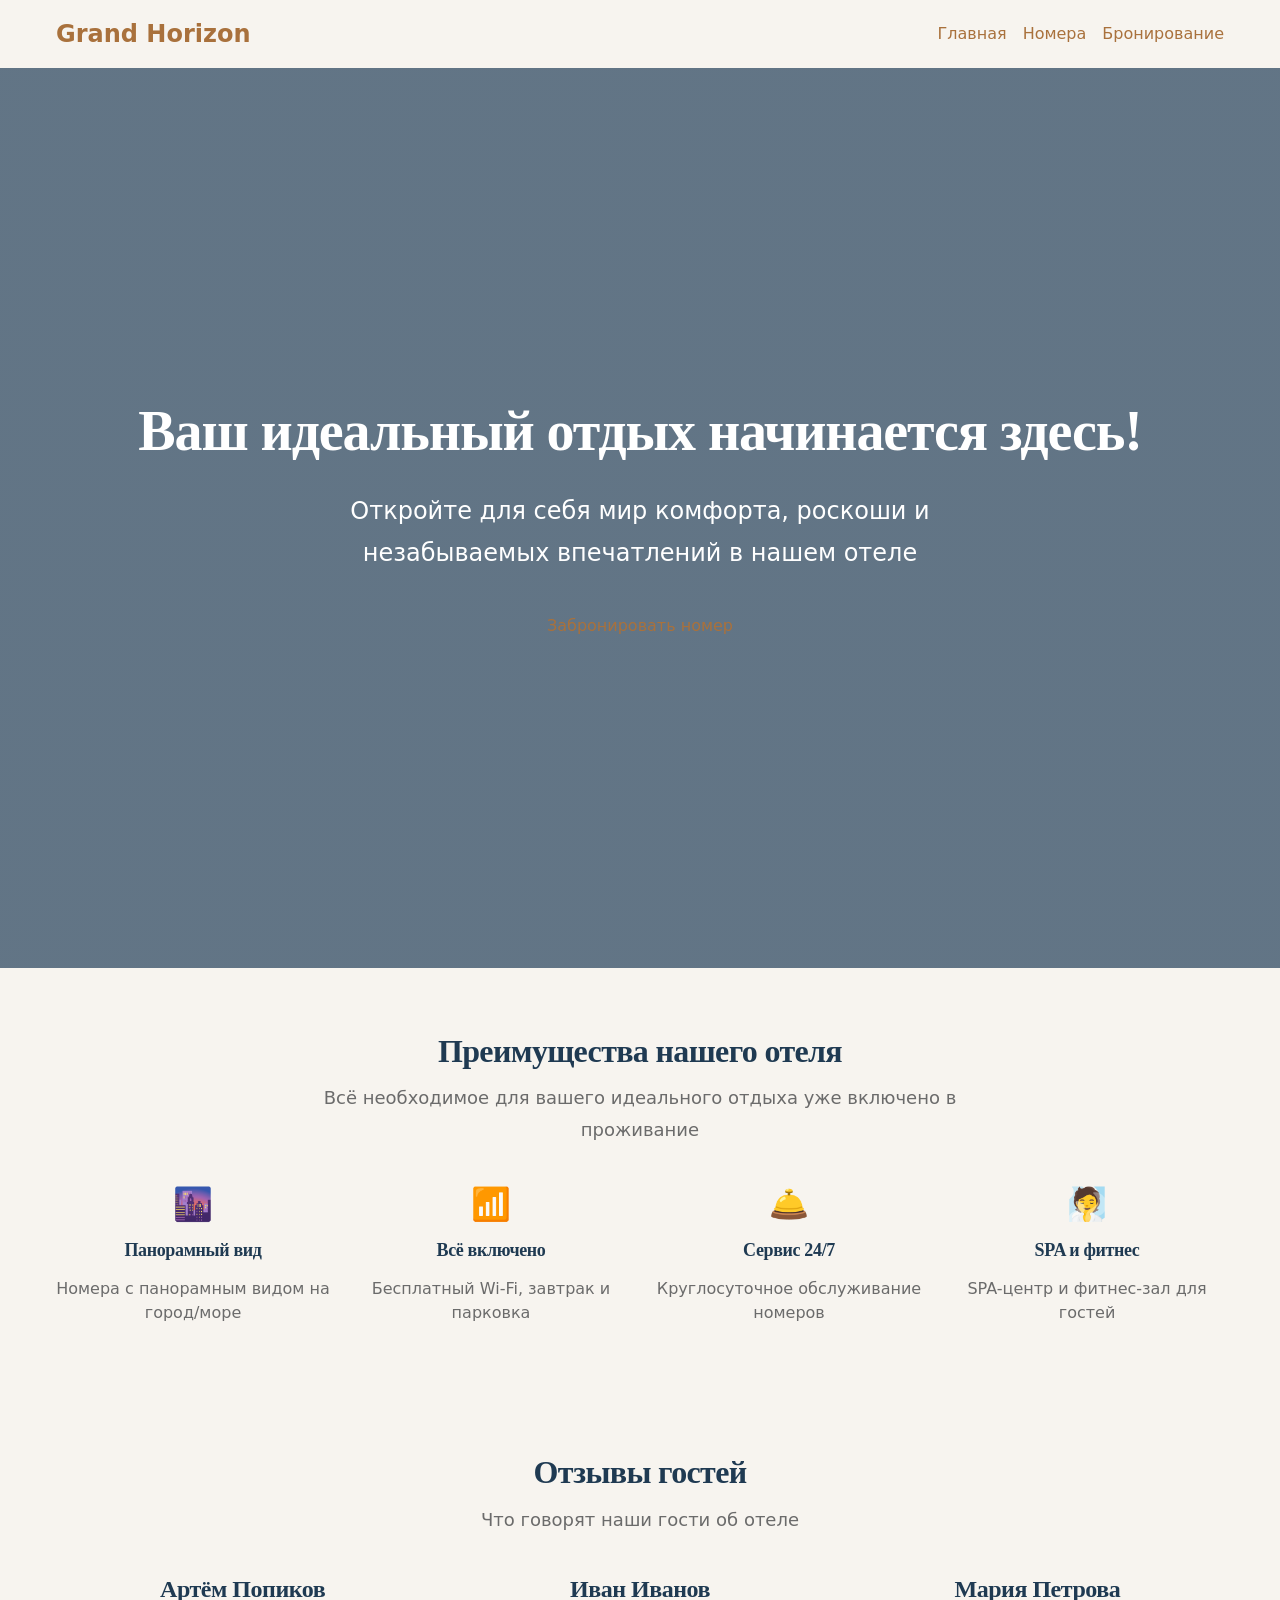
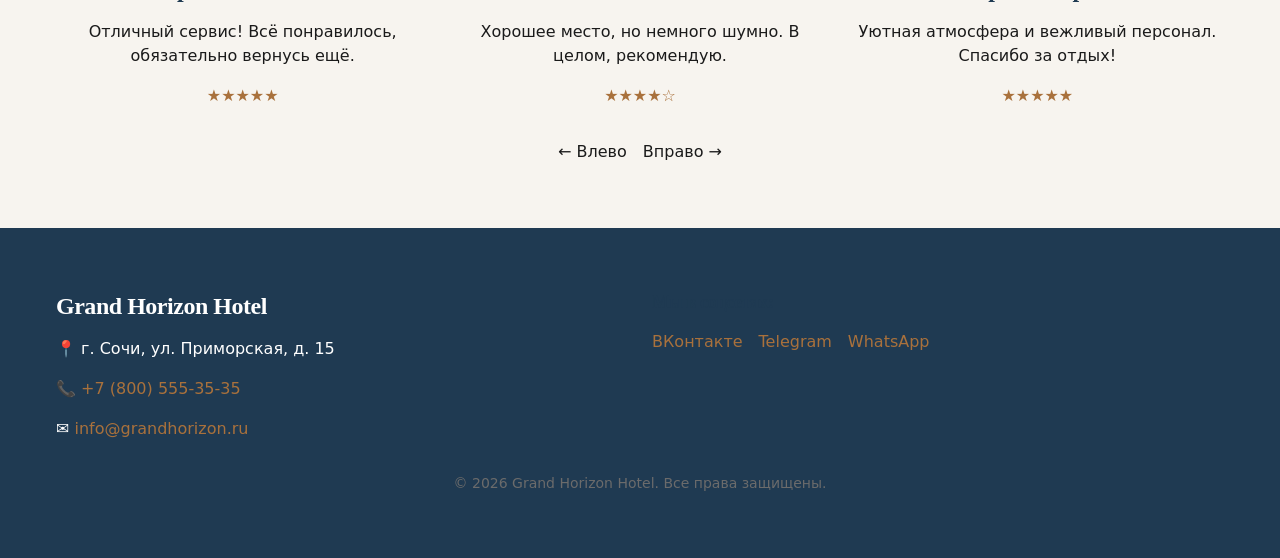
<file: index.html>
<!DOCTYPE html>
<html lang="ru">
<head>
   <meta charset="UTF-8">
    <meta name="viewport" content="width=device-width, initial-scale=1.0">
    <title>Главная страница</title>
    <link rel="stylesheet" href="css/reset.css">
    <link rel="stylesheet" href="css/main.css">
    <link rel="stylesheet" href="css/variables.css">
</head>
<body>
    <header class="section--soft">
        <div class="container flex-between" style="padding-block: var(--space-4);">
            <a href="index.html" style="font-weight: var(--fw-bold); font-size: var(--fs-lg);">Grand Horizon</a>
            <nav class="flex gap-4">
                <a href="index.html">Главная</a>
                <a href="rooms.html">Номера</a>
                <a href="booking.html" class="text-primary">Бронирование</a>
            </nav>
        </div>
    </header>
    <section class="hero section section--dark" style="
        background: linear-gradient(rgba(31, 58, 82, 0.7), rgba(31, 58, 82, 0.7)), 
                    url('https://images.unsplash.com/photo-1566073771259-6a8506099945?w=1920') center/cover no-repeat;
        min-height: 100vh;
        display: flex;
        align-items: center;
    ">
        <div class="container">
            <div class="flex flex-col flex-center text-center">
                <h1 style="font-size: var(--fs-3xl); color: var(--color-text-inverse); margin-bottom: var(--space-5);">
                    Ваш идеальный отдых начинается здесь!
                </h1>
                <p class="lead" style="font-size: var(--fs-lg); color: var(--color-text-inverse); margin-bottom: var(--space-7); max-width: 700px;">
                    Откройте для себя мир комфорта, роскоши и незабываемых впечатлений в нашем отеле
                </p>
                <a href="booking.html" class="btn btn-primary btn-large">Забронировать номер</a>
            </div>
        </div>
    </section>

<section class="section section--soft" id="advantages">
  <div class="container">

    <!-- Заголовок секции -->
    <div class="section-header">
      <h2 class="section-header__title">Преимущества нашего отеля</h2>
      <p class="section-header__subtitle">
        Всё необходимое для вашего идеального отдыха уже включено в проживание
      </p>
    </div>

    <!-- Сетка преимуществ (auto-fit автоматически адаптирует колонки) -->
    <div class="grid-auto">

      <!-- 1. Панорамный вид -->
      <div class="flex flex-col text-center gap-4">
        <h2 class="text-primary mb-0">🌆</h2>
        <h4 class="mb-0">Панорамный вид</h4>
        <p class="text-muted mb-0">Номера с панорамным видом на город/море</p>
      </div>

      <!-- 2. Wi-Fi, завтрак, парковка -->
      <div class="flex flex-col text-center gap-4">
        <h2 class="text-primary mb-0">📶</h2>
        <h4 class="mb-0">Всё включено</h4>
        <p class="text-muted mb-0">Бесплатный Wi-Fi, завтрак и парковка</p>
      </div>

      <!-- 3. Круглосуточное обслуживание -->
      <div class="flex flex-col text-center gap-4">
        <h2 class="text-primary mb-0">🛎️</h2>
        <h4 class="mb-0">Сервис 24/7</h4>
        <p class="text-muted mb-0">Круглосуточное обслуживание номеров</p>
      </div>

      <!-- 4. SPA и фитнес -->
      <div class="flex flex-col text-center gap-4">
        <h2 class="text-primary mb-0">🧖</h2>
        <h4 class="mb-0">SPA и фитнес</h4>
        <p class="text-muted mb-0">SPA-центр и фитнес-зал для гостей</p>
      </div>

    </div>
  </div>
</section>

    <section class="section section--soft">
        <div class="container">

            <div class="section-header">
                <h2 class="section-header__title">Отзывы гостей</h2>
                <p class="section-header__subtitle">Что говорят наши гости об отеле</p>
            </div>

            <div class="grid-auto">

                <!-- Карточка 1 -->
                <div class="review-card active">
                    <h3 class="text-center">Артём Попиков</h3>
                    <p class="text-center">Отличный сервис! Всё понравилось, обязательно вернусь ещё.</p>
                    <div class="text-center text-primary fs-md">★★★★★</div>
                </div>

                <!-- Карточка 2 -->
                <div class="review-card">
                    <h3 class="text-center">Иван Иванов</h3>
                    <p class="text-center">Хорошее место, но немного шумно. В целом, рекомендую.</p>
                    <div class="text-center text-primary fs-md">★★★★☆</div>
                </div>

                <!-- Карточка 3 -->
                <div class="review-card">
                    <h3 class="text-center">Мария Петрова</h3>
                    <p class="text-center">Уютная атмосфера и вежливый персонал. Спасибо за отдых!</p>
                    <div class="text-center text-primary fs-md">★★★★★</div>
                </div>

            </div>

            <div class="flex flex-center gap-4 mt-6">
                <button id="prevBtn">← Влево</button>
                <button id="nextBtn">Вправо →</button>
            </div>

        </div>
    </section>
<footer class="section section--dark">
    <div class="container">
        <!-- Сетка для двух колонок (адаптивная) -->
        <div class="grid-auto">
            
            <!-- Блок с информацией -->
            <div class="flex flex-col">
                <h3>Grand Horizon Hotel</h3>
                <p>📍 г. Сочи, ул. Приморская, д. 15</p>
                <p>📞 <a href="tel:+78005553535">+7 (800) 555-35-35</a></p>
                <p>✉️ <a href="mailto:info@grandhorizon.ru">info@grandhorizon.ru</a></p>
            </div>

            <!-- Блок с соцсетями -->
            <div class="flex flex-col">
                <h4>Мы в соцсетях:</h4>
                <div class="flex flex-wrap gap-4">
                    <a href="#">ВКонтакте</a>
                    <a href="#">Telegram</a>
                    <a href="#">WhatsApp</a>
                </div>
            </div>

        </div>

        <!-- Копирайт -->
        <div class="mt-6 text-center text-sm">
            <p>&copy; 2026 Grand Horizon Hotel. Все права защищены.</p>
        </div>
    </div>
</footer>
    <!-- Подключаем JS файл -->
    <script src="js/slider.js"></script>
</body>
</html>
</file>
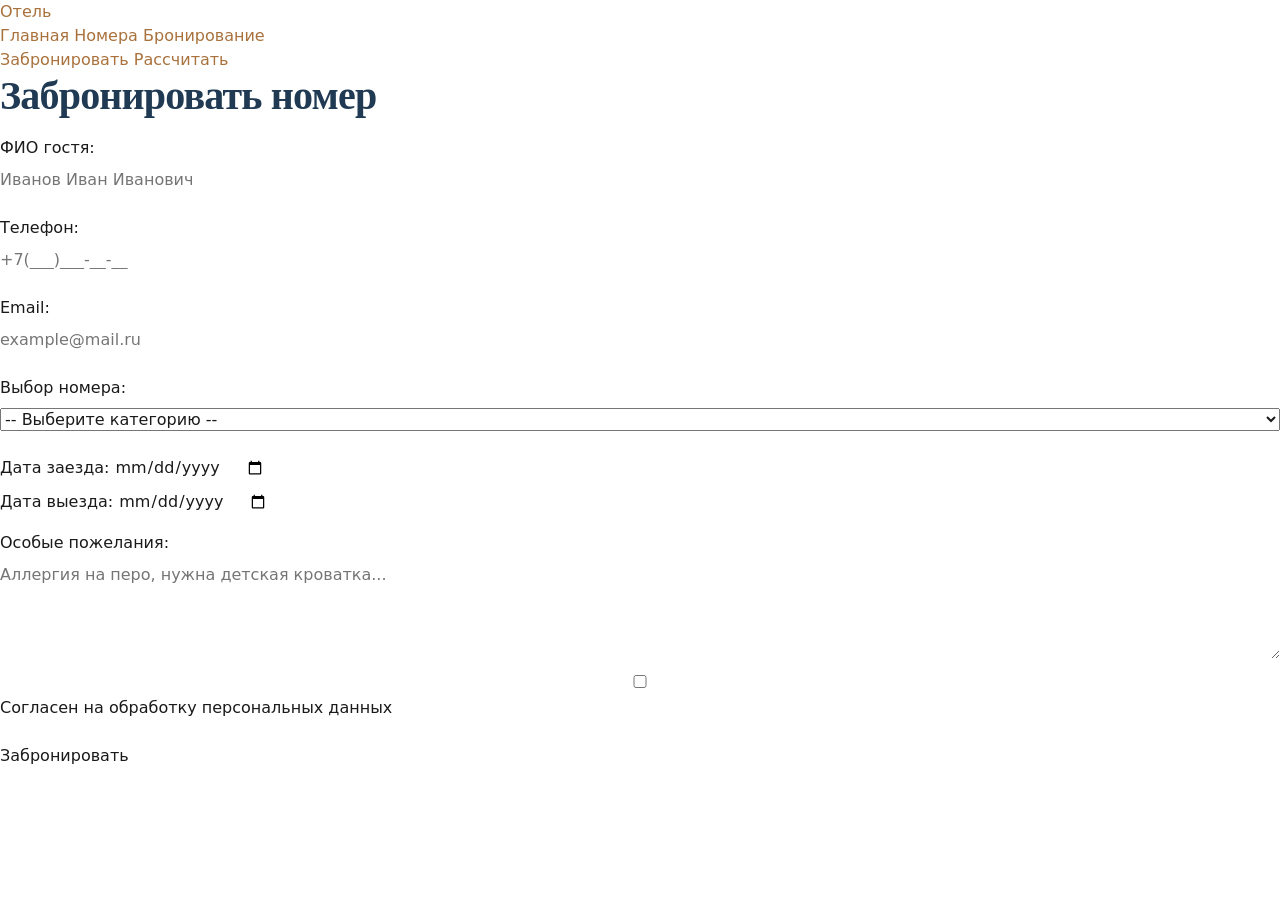
<file: booking.html>
<!DOCTYPE html>
<html lang="ru">
<head>
    <meta charset="UTF-8">
    <meta name="viewport" content="width=device-width, initial-scale=1.0">
    <title>Бронирование - Grand Horizon Hotel</title>
    <!-- Подключи свои стили -->
    <link rel="stylesheet" href="css/reset.css">
    <link rel="stylesheet" href="css/variables.css">
    <link rel="stylesheet" href="css/main.css">
    <link rel="stylesheet" href="css/components/forms.css"> <!-- Если есть общие стили форм -->
</head>
<body>
    <header>
  <!-- Логотип -->
  <a href="index.html">Отель</a>

  <!-- Меню -->
  <nav>
    <a href="index.html">Главная</a>
    <a href="rooms.html">Номера</a>
    <a href="booking.html">Бронирование</a>
  </nav>

  <!-- Кнопки -->
  <div>
    <a href="booking.html" class="btn btn-primary">Забронировать</a>
    <a href="#" class="btn btn-secondary">Рассчитать</a>
  </div>
</header>
    <header>
        <!-- Тут будет шапка сайта (общая для всех страниц) -->
    </header>

    <main class="booking-container">
        <h1>Забронировать номер</h1>
        
        <form id="booking-form" novalidate>
            <!-- Поле ФИО -->
            <div class="form-group">
                <label for="fullname">ФИО гостя:</label>
                <input type="text" id="fullname" name="fullname" placeholder="Иванов Иван Иванович" required>
                <span class="error-message"></span>
            </div>

            <!-- Поле Телефон -->
            <div class="form-group">
                <label for="phone">Телефон:</label>
                <input type="tel" id="phone" name="phone" placeholder="+7(___)___-__-__" required>
                <span class="error-message"></span>
            </div>

            <!-- Поле Email -->
            <div class="form-group">
                <label for="email">Email:</label>
                <input type="email" id="email" name="email" placeholder="example@mail.ru" required>
                <span class="error-message"></span>
            </div>

            <!-- Выбор номера -->
            <div class="form-group">
                <label for="room-type">Выбор номера:</label>
                <select id="room-type" name="room-type" required>
                    <option value="">-- Выберите категорию --</option>
                    <option value="standard">Стандарт</option>
                    <option value="comfort">Комфорт</option>
                    <option value="lux">Люкс</option>
                </select>
                <span class="error-message"></span>
            </div>

            <!-- Даты -->
            <div class="form-group dates-group">
                <div>
                    <label for="check-in">Дата заезда:</label>
                    <input type="date" id="check-in" name="check-in" required>
                    <span class="error-message"></span>
                </div>
                <div>
                    <label for="check-out">Дата выезда:</label>
                    <input type="date" id="check-out" name="check-out" required>
                    <span class="error-message"></span>
                </div>
            </div>

            <!-- Пожелания -->
            <div class="form-group">
                <label for="wishes">Особые пожелания:</label>
                <textarea id="wishes" name="wishes" rows="4" placeholder="Аллергия на перо, нужна детская кроватка..."></textarea>
            </div>

            <!-- Чекбокс согласия -->
            <div class="form-group checkbox-group">
                <input type="checkbox" id="agreement" name="agreement" required>
                <label for="agreement">Согласен на обработку персональных данных</label>
                <span class="error-message"></span>
            </div>

            <button type="submit" class="btn-submit">Забронировать</button>
        </form>
    </main>

    <footer>
        <!-- Подвал -->
    </footer>

    <!-- Подключение скриптов -->
    <script src="js/validation.js"></script>
</body>
</html>
</file>
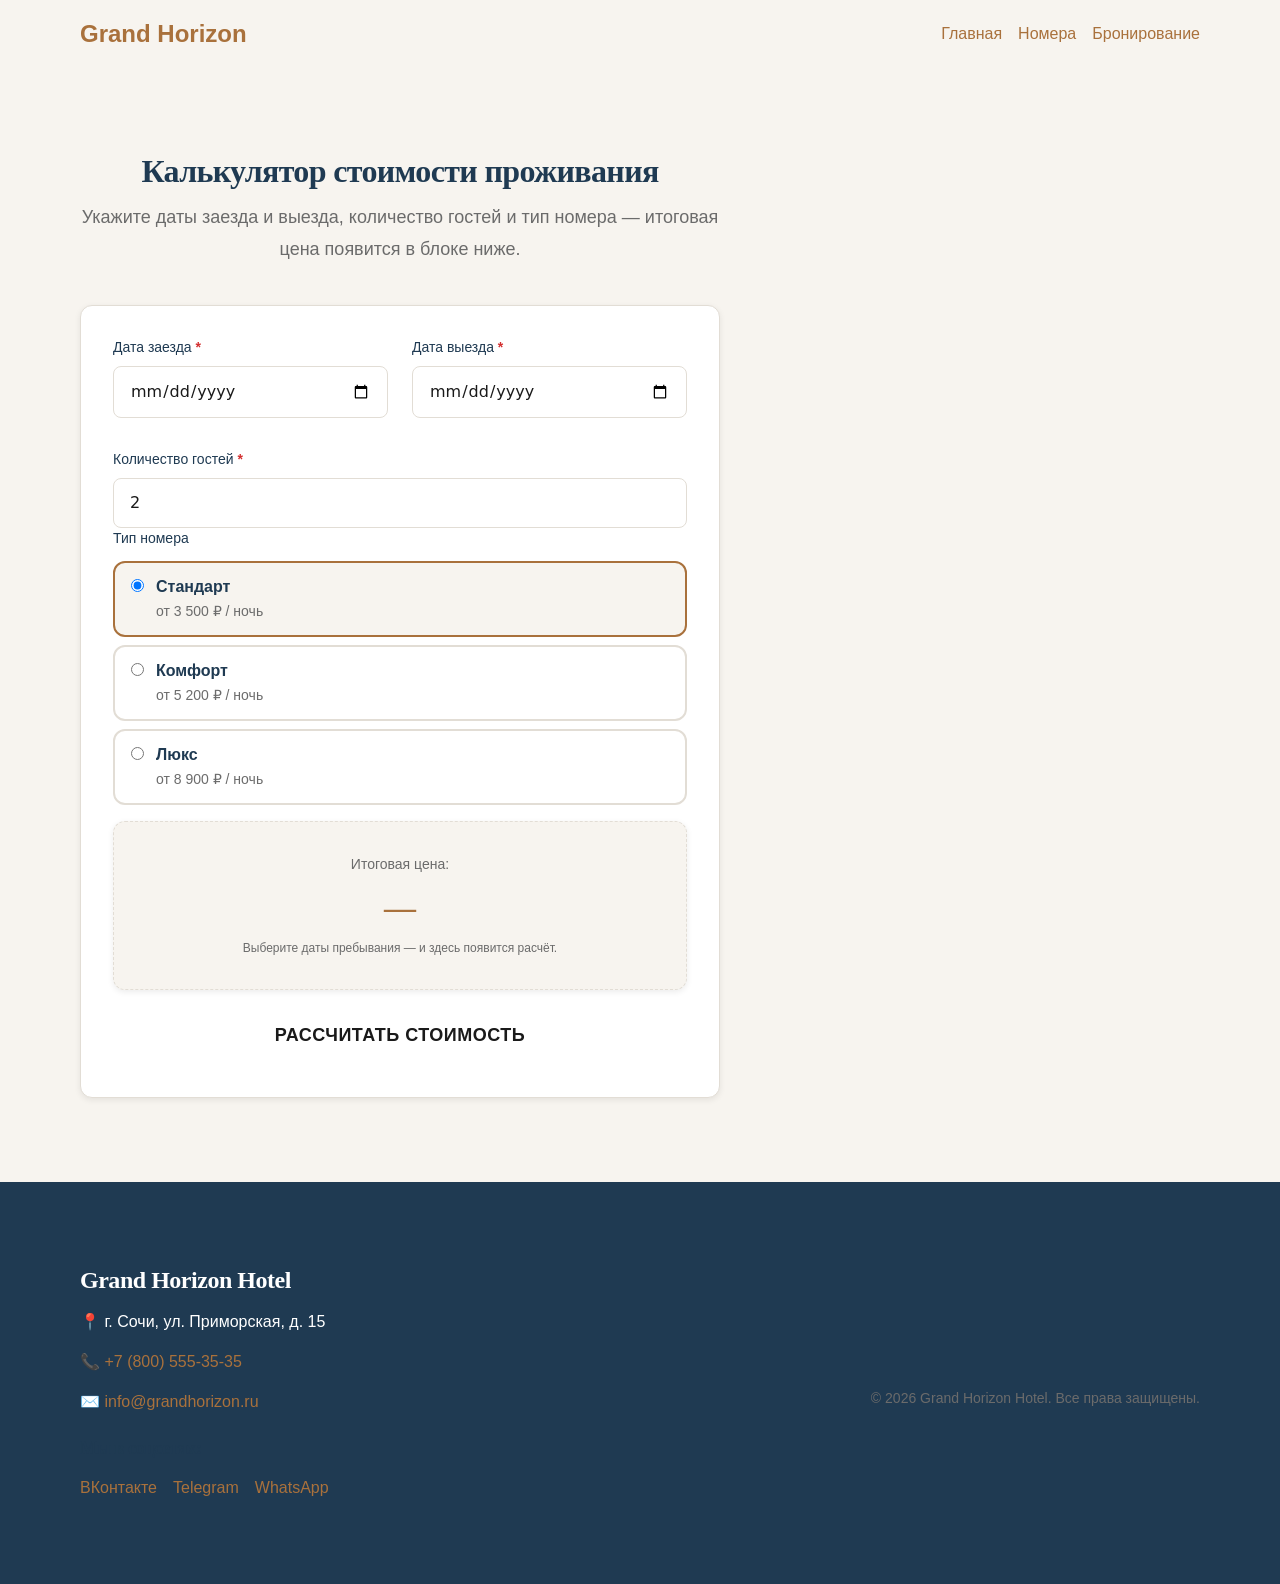
<file: rooms.html>
<!DOCTYPE html>
<html lang="ru">
<head>
  <meta charset="UTF-8">
  <meta name="viewport" content="width=device-width, initial-scale=1.0">
  <title>Номера и цены — калькулятор стоимости | Grand Horizon Hotel</title>
  <meta name="description" content="Укажите даты, количество гостей и тип номера — калькулятор покажет итоговую стоимость проживания.">

  <!-- Порядок: reset -> variables -> main -> components -->
  <link rel="stylesheet" href="css/reset.css">
  <link rel="stylesheet" href="css/variables.css">
  <link rel="stylesheet" href="css/main.css">
  <link rel="stylesheet" href="css/components/buttons.css">
  <link rel="stylesheet" href="css/components/forms.css">

  <!-- Мини-правки только для этой страницы (нет отдельного rooms.css) -->
  <style>
    .btn-large {
      padding: var(--space-4) var(--space-6);
      font-size: var(--fs-md);
    }
    .calc-total {
      display: flex;
      flex-direction: column;
      align-items: center;
      gap: var(--space-2);
      text-align: center;
    }
    .calc-total__value {
      font-family: var(--font-heading);
      font-size: var(--fs-xl);
      font-weight: var(--fw-bold);
      color: var(--color-primary);
    }
    .room-option {
      display: flex;
      align-items: flex-start;
      gap: var(--space-3);
      padding: var(--space-3) var(--space-4);
      border: 2px solid var(--color-border);
      border-radius: var(--radius-md);
      cursor: pointer;
      transition: border-color .15s ease, background-color .15s ease;
    }
    .room-option:hover { border-color: var(--color-border-strong); }
    .room-option:has(input:checked) {
      border-color: var(--color-primary);
      background-color: var(--color-bg-soft);
    }
    .room-option input { margin-top: 4px; }
  </style>
</head>
<body>

  <!-- ══════════ Шапка ══════════ -->
  <header class="section--soft">
    <div class="container flex-between" style="padding-block: var(--space-4);">
      <a href="index.html" style="font-weight: var(--fw-bold); font-size: var(--fs-lg);">Grand Horizon</a>
      <nav class="flex gap-4">
        <a href="index.html">Главная</a>
        <a href="rooms.html" class="text-primary">Номера</a>
        <a href="booking.html">Бронирование</a>
      </nav>
    </div>
  </header>

  <main>
    <!-- ══════════ КАЛЬКУЛЯТОР ══════════ -->
    <section class="section section--soft" id="calc" aria-labelledby="calc-title">
      <div class="container">
        <div class="container--narrow">

          <div class="section-header">
            <h2 class="section-header__title" id="calc-title">Калькулятор стоимости проживания</h2>
            <p class="section-header__subtitle">
              Укажите даты заезда и выезда, количество гостей и тип номера —
              итоговая цена появится в блоке ниже.
            </p>
          </div>

          <form class="form-card" id="booking-calc" action="#" method="get" novalidate>

            <!-- Даты и гости — сетка из forms.css -->
            <div class="form-grid">
              <div class="form-group">
                <label class="form-label form-label--required" for="check-in">Дата заезда</label>
                <input class="form-input" type="date" id="check-in" name="check-in" required>
              </div>

              <div class="form-group">
                <label class="form-label form-label--required" for="check-out">Дата выезда</label>
                <input class="form-input" type="date" id="check-out" name="check-out" required>
              </div>

              <div class="form-group form-group--full">
                <label class="form-label form-label--required" for="guests">Количество гостей</label>
                <input class="form-input" type="number" id="guests" name="guests"
                       min="1" max="6" step="1" value="2" required>
              </div>
            </div>

            <!-- Тип номера — fieldset из forms.css -->
            <fieldset class="form-fieldset">
              <legend class="form-fieldset__legend">Тип номера</legend>

              <div class="form-checks">
                <label class="room-option">
                  <input type="radio" name="room-type" value="Стандарт" data-price="3500" checked>
                  <span>
                    <strong>Стандарт</strong><br>
                    <span class="text-sm">от 3 500 ₽ / ночь</span>
                  </span>
                </label>

                <label class="room-option">
                  <input type="radio" name="room-type" value="Комфорт" data-price="5200">
                  <span>
                    <strong>Комфорт</strong><br>
                    <span class="text-sm">от 5 200 ₽ / ночь</span>
                  </span>
                </label>

                <label class="room-option">
                  <input type="radio" name="room-type" value="Люкс" data-price="8900">
                  <span>
                    <strong>Люкс</strong><br>
                    <span class="text-sm">от 8 900 ₽ / ночь</span>
                  </span>
                </label>
              </div>
            </fieldset>

            <!-- Блок итога -->
            <output class="form-card calc-total mt-4"
                    id="calc-total"
                    for="check-in check-out guests"
                    aria-live="polite"
                    style="background-color: var(--color-bg-soft); border-style: dashed;">
              <span class="text-sm text-muted">Итоговая цена:</span>
              <span class="calc-total__value" id="calc-total-value">—</span>
              <span class="text-xs text-muted" id="calc-total-hint">
                Выберите даты пребывания — и здесь появится расчёт.
              </span>
            </output>

            <button type="submit" class="btn btn-primary btn-large mt-4" style="width: 100%;">
              Рассчитать стоимость
            </button>
          </form>

        </div>
      </div>
    </section>
    <!-- ══════════ /КАЛЬКУЛЯТОР ══════════ -->
  </main>

  <!-- ══════════ Подвал ══════════ -->
  <footer class="section section--dark">
    <div class="container">
      <div class="grid-auto">
        <div class="flex flex-col">
          <h3>Grand Horizon Hotel</h3>
          <p>📍 г. Сочи, ул. Приморская, д. 15</p>
          <p>📞 <a href="tel:+78005553535">+7 (800) 555-35-35</a></p>
          <p>✉️ <a href="mailto:info@grandhorizon.ru">info@grandhorizon.ru</a></p>
        </div>

        <div class="flex flex-col">
          <h4>Мы в соцсетях:</h4>
          <div class="flex flex-wrap gap-4">
            <a href="#">ВКонтакте</a>
            <a href="#">Telegram</a>
            <a href="#">WhatsApp</a>
          </div>
        </div>
      </div>

      <div class="mt-6 text-center text-sm">
        <p>&copy; 2026 Grand Horizon Hotel. Все права защищены.</p>
      </div>
    </div>
  </footer>

  <script src="js/calculator.js"></script>
</body>
</html>
</file>
<file: css/main.css>
/* ============================================================
   css/main.css
   Base typography, layout and utilities for the "Hotel" project
   Author: Whoever decided I'm the lead
   Connect AFTER reset.css and variables.css
   ============================================================ */

/* ----------------------------------------------------------
   1. GLOBAL BODY SETTINGS
   ---------------------------------------------------------- */

body {
  font-family: var(--font-body);
  font-size: var(--fs-base);
  font-weight: var(--fw-regular);
  line-height: var(--lh-normal);
  color: var(--color-text);
  background-color: var(--color-bg);
  letter-spacing: var(--ls-normal);
}

/* Smooth scrolling and offset for the fixed header */
html {
  scroll-behavior: smooth;
  scroll-padding-top: var(--header-height);
}


/* ----------------------------------------------------------
   2. TYPOGRAPHY — HEADINGS
   ---------------------------------------------------------- */

h1, h2, h3, h4, h5, h6 {
  font-family: var(--font-heading);
  color: var(--color-secondary);
  line-height: var(--lh-tight);
  letter-spacing: var(--ls-tight);
  margin-bottom: var(--space-4);
}

h1 {
  font-size: var(--fs-2xl);
  font-weight: var(--fw-bold);
}

h2 {
  font-size: var(--fs-xl);
  font-weight: var(--fw-semibold);
}

h3 {
  font-size: var(--fs-lg);
  font-weight: var(--fw-semibold);
}

h4 {
  font-size: var(--fs-md);
  font-weight: var(--fw-semibold);
}

h5 {
  font-size: var(--fs-base);
  font-weight: var(--fw-semibold);
}

h6 {
  font-size: var(--fs-sm);
  font-weight: var(--fw-semibold);
  text-transform: uppercase;
  letter-spacing: var(--ls-wide);
}


/* ----------------------------------------------------------
   3. TYPOGRAPHY — TEXT
   ---------------------------------------------------------- */

p {
  margin-bottom: var(--space-4);
}

p:last-child {
  margin-bottom: 0;
}

/* Lead paragraph — larger and softer in color */
.lead {
  font-size: var(--fs-md);
  line-height: var(--lh-loose);
  color: var(--color-text-muted);
}

/* Small helper text */
.text-sm {
  font-size: var(--fs-sm);
  color: var(--color-text-muted);
}

.text-xs {
  font-size: var(--fs-xs);
  color: var(--color-text-muted);
}

/* Emphasis */
strong, b {
  font-weight: var(--fw-semibold);
  color: var(--color-secondary);
}

em, i {
  font-style: italic;
}

mark {
  background: var(--color-primary);
  color: var(--color-text-inverse);
  padding: 0 var(--space-1);
  border-radius: var(--radius-xs);
}


/* ----------------------------------------------------------
   4. LINKS
   ---------------------------------------------------------- */

a {
  color: var(--color-primary);
  text-decoration: none;
  transition: color var(--transition-fast);
}

a:hover {
  color: var(--color-primary-hover);
  text-decoration: underline;
  text-underline-offset: 3px;
}

a:focus-visible {
  outline: 2px solid var(--color-primary);
  outline-offset: 2px;
  border-radius: var(--radius-xs);
}

/* Link with underline only on hover */
.link-underline {
  color: var(--color-text);
  border-bottom: 1px solid var(--color-border);
}
.link-underline:hover {
  color: var(--color-primary);
  border-color: var(--color-primary);
  text-decoration: none;
}


/* ----------------------------------------------------------
   5. LISTS
   ---------------------------------------------------------- */

/* Bulleted list (use as a class since reset removed list styles) */
.list-bullets {
  list-style: disc;
  padding-left: var(--space-5);
  margin-bottom: var(--space-4);
}

.list-bullets li {
  margin-bottom: var(--space-2);
}

.list-bullets li::marker {
  color: var(--color-primary);
}

/* Numbered list */
.list-numbered {
  list-style: decimal;
  padding-left: var(--space-5);
  margin-bottom: var(--space-4);
}

.list-numbered li {
  margin-bottom: var(--space-2);
}

.list-numbered li::marker {
  color: var(--color-primary);
  font-weight: var(--fw-semibold);
}


/* ----------------------------------------------------------
   6. IMAGES AND MEDIA
   ---------------------------------------------------------- */

img {
  border-radius: var(--radius-sm);
}

/* Circular image (avatar) */
.img-circle {
  border-radius: var(--radius-full);
  object-fit: cover;
}

/* Wrapper with 16:9 aspect ratio */
.img-ratio {
  position: relative;
  overflow: hidden;
  border-radius: var(--radius-md);
}
.img-ratio::before {
  content: "";
  display: block;
  padding-top: 56.25%;
}
.img-ratio > img {
  position: absolute;
  inset: 0;
  width: 100%;
  height: 100%;
  object-fit: cover;
  border-radius: 0;
}


/* ----------------------------------------------------------
   7. CONTAINERS AND LAYOUT
   ---------------------------------------------------------- */

.container {
  width: 100%;
  max-width: var(--container-max);
  margin-inline: auto;
  padding-inline: var(--container-padding);
}

.container--narrow {
  max-width: var(--container-narrow);
}

/* Section with vertical padding */
.section {
  padding-block: var(--space-9);
}

.section--sm {
  padding-block: var(--space-7);
}

.section--dark {
  background-color: var(--color-bg-dark);
  color: var(--color-text-inverse);
}

.section--dark h1,
.section--dark h2,
.section--dark h3 {
  color: var(--color-text-inverse);
}

.section--soft {
  background-color: var(--color-bg-soft);
}


/* ----------------------------------------------------------
   8. SECTION HEADER (reusable block)
   ---------------------------------------------------------- */

.section-header {
  text-align: center;
  max-width: 640px;
  margin: 0 auto var(--space-7);
}

.section-header__title {
  font-family: var(--font-heading);
  font-size: var(--fs-xl);
  color: var(--color-secondary);
  margin-bottom: var(--space-3);
}

.section-header__subtitle {
  font-size: var(--fs-md);
  color: var(--color-text-muted);
  line-height: var(--lh-loose);
  margin: 0;
}


/* ----------------------------------------------------------
   9. UTILITIES — TEXT
   ---------------------------------------------------------- */

.text-center  { text-align: center; }
.text-left    { text-align: left; }
.text-right   { text-align: right; }

.text-muted   { color: var(--color-text-muted); }
.text-primary { color: var(--color-primary); }
.text-error   { color: var(--color-error); }
.text-success { color: var(--color-success); }

.uppercase    { text-transform: uppercase; letter-spacing: var(--ls-wide); }


/* ----------------------------------------------------------
   10. UTILITIES — FLEX AND GRID
   ---------------------------------------------------------- */

.flex         { display: flex; }
.flex-col     { flex-direction: column; }
.flex-center  { display: flex; align-items: center; justify-content: center; }
.flex-between { display: flex; align-items: center; justify-content: space-between; }
.flex-wrap    { flex-wrap: wrap; }

.gap-1 { gap: var(--space-1); }
.gap-2 { gap: var(--space-2); }
.gap-3 { gap: var(--space-3); }
.gap-4 { gap: var(--space-4); }
.gap-5 { gap: var(--space-5); }
.gap-6 { gap: var(--space-6); }

.grid { display: grid; }

.grid-auto {
  display: grid;
  grid-template-columns: repeat(auto-fit, minmax(260px, 1fr));
  gap: var(--space-5);
}


/* ----------------------------------------------------------
   11. UTILITIES — SPACING
   ---------------------------------------------------------- */

/* Margin-top */
.mt-0 { margin-top: 0; }
.mt-2 { margin-top: var(--space-2); }
.mt-3 { margin-top: var(--space-3); }
.mt-4 { margin-top: var(--space-4); }
.mt-5 { margin-top: var(--space-5); }
.mt-6 { margin-top: var(--space-6); }

/* Margin-bottom */
.mb-0 { margin-bottom: 0; }
.mb-2 { margin-bottom: var(--space-2); }
.mb-3 { margin-bottom: var(--space-3); }
.mb-4 { margin-bottom: var(--space-4); }
.mb-5 { margin-bottom: var(--space-5); }
.mb-6 { margin-bottom: var(--space-6); }


/* ----------------------------------------------------------
   12. ACCESSIBILITY
   ---------------------------------------------------------- */

/* Hide visually but keep for screen readers */
.visually-hidden {
  position: absolute;
  width: 1px;
  height: 1px;
  padding: 0;
  margin: -1px;
  overflow: hidden;
  clip: rect(0, 0, 0, 0);
  white-space: nowrap;
  border: 0;
}

/* Hide completely */
.hidden {
  display: none !important;
}

/* Lock body scrolling (for modals) */
.no-scroll {
  overflow: hidden;
}


/* ----------------------------------------------------------
   13. RESPONSIVENESS
   ---------------------------------------------------------- */

/* Tablet */
@media (max-width: 992px) {
  :root {
    --fs-2xl: 2rem;    /* Reduce H1 from 40px to 32px */
    --fs-3xl: 2.5rem;  /* Reduce hero from 56px to 40px */
    --space-9: 3rem;
    --space-10: 4rem;
  }

  .section {
    padding-block: var(--space-8);
  }
}

/* Mobile */
@media (max-width: 768px) {
  :root {
    --fs-xl:  1.75rem; /* Reduce H2 from 32px to 28px */
    --fs-2xl: 1.75rem;
    --fs-3xl: 2rem;
    --container-padding: var(--space-4);
    --header-height: 60px;
  }

  body {
    font-size: var(--fs-base);
  }

  .section {
    padding-block: var(--space-7);
  }

  .section-header {
    margin-bottom: var(--space-5);
  }
}

/* Small phones */
@media (max-width: 480px) {
  :root {
    --fs-2xl: 1.5rem;
    --fs-3xl: 1.75rem;
    --space-7: 1.75rem;
    --space-8: 2rem;
  }

  .container {
    padding-inline: var(--space-3);
  }
}


/* ----------------------------------------------------------
   14. PRINT
   ---------------------------------------------------------- */

@media print {
  header,
  footer,
  nav,
  .btn,
  .no-print {
    display: none !important;
  }

  body {
    font-size: 12pt;
    color: #000;
    background: #fff;
  }

  a::after {
    content: " (" attr(href) ")";
    font-size: 0.85em;
    color: #555;
  }
}
</file>
<file: css/variables.css>
/* ============================================================
   css/variables.css
   CSS variables for the "Hotel" project
   Author: DeepSeek, by the way — meow, purr
   Connect AFTER reset.css and BEFORE main.css
   ============================================================ */

:root {

  /* ----------------------------------------------------------
     1. COLORS — brand palette
     ---------------------------------------------------------- */

  /* Primary (accent) color — warm golden-brown */
  --color-primary:        #a9713c;
  --color-primary-hover:  #8f5d2e;
  --color-primary-active: #774c25;

  /* Secondary — deep dark blue (for contrast) */
  --color-secondary:      #1f3a52;
  --color-secondary-hover:#16293b;

  /* Neutral palette (text, backgrounds, borders) */
  --color-text:           #1a1a1a;   /* main text */
  --color-text-muted:     #6b6b6b;   /* secondary text */
  --color-text-inverse:   #ffffff;   /* on dark background */

  --color-bg:             #ffffff;   /* main background */
  --color-bg-soft:        #f7f4ef;   /* warm light background (sections) */
  --color-bg-dark:        #1f3a52;   /* dark background */

  --color-border:         #e2ddd5;   /* borders, dividers */
  --color-border-strong:  #c9c1b5;

  /* Semantic colors */
  --color-success:        #2e7d32;
  --color-warning:        #ed6c02;
  --color-error:          #d32f2f;   /* for the .error class in forms */
  --color-error-bg:       #fdecea;
  --color-info:           #0288d1;

  /* Interactive states */
  --color-focus-ring:     #a9713c80;  /* semi-transparent primary for :focus */
  --color-overlay:        rgba(0, 0, 0, 0.5); /* dim overlay for modals */


  /* ----------------------------------------------------------
     2. TYPOGRAPHY
     ---------------------------------------------------------- */

  /* Font families */
  --font-heading: "Playfair Display", "Georgia", serif;
  --font-body:    "Inter", "Segoe UI", Roboto, system-ui, sans-serif;
  --font-mono:    "JetBrains Mono", "Courier New", monospace;

  /* Font sizes (modular scale ~1.25) */
  --fs-xs:   0.75rem;   /* 12px — captions, footnotes */
  --fs-sm:   0.875rem;  /* 14px — small text */
  --fs-base: 1rem;      /* 16px — base */
  --fs-md:   1.125rem;  /* 18px — large text */
  --fs-lg:   1.5rem;    /* 24px — H3 */
  --fs-xl:   2rem;      /* 32px — H2 */
  --fs-2xl:  2.5rem;    /* 40px — H1 */
  --fs-3xl:  3.5rem;    /* 56px — Hero heading */

  /* Font weights */
  --fw-regular:  400;
  --fw-medium:   500;
  --fw-semibold: 600;
  --fw-bold:     700;

  /* Line heights */
  --lh-tight:   1.2;   /* for headings */
  --lh-normal:  1.5;   /* for body text */
  --lh-loose:   1.75;  /* for long paragraphs */

  /* Letter spacing */
  --ls-tight:  -0.02em;
  --ls-normal: 0;
  --ls-wide:   0.05em;  /* for buttons/uppercase */


  /* ----------------------------------------------------------
     3. SPACING (scale, step 4px)
     ---------------------------------------------------------- */

  --space-1:  0.25rem;  /* 4px  */
  --space-2:  0.5rem;   /* 8px  */
  --space-3:  0.75rem;  /* 12px */
  --space-4:  1rem;     /* 16px */
  --space-5:  1.5rem;   /* 24px */
  --space-6:  2rem;     /* 32px */
  --space-7:  2.5rem;   /* 40px */
  --space-8:  3rem;     /* 48px */
  --space-9:  4rem;     /* 64px */
  --space-10: 6rem;     /* 96px */


  /* ----------------------------------------------------------
     4. SIZES AND CONTAINER WIDTH
     ---------------------------------------------------------- */

  --container-max:     1200px;  /* max content width */
  --container-narrow:  800px;   /* for text-only sections */
  --container-padding: var(--space-4); /* side padding on mobile */

  --header-height:     72px;
  --footer-padding-y:  var(--space-8);


  /* ----------------------------------------------------------
     5. BORDER RADII
     ---------------------------------------------------------- */

  --radius-xs:   4px;
  --radius-sm:   8px;
  --radius-md:   12px;
  --radius-lg:   20px;
  --radius-full: 9999px; /* for round buttons/avatars */


  /* ----------------------------------------------------------
     6. SHADOWS
     ---------------------------------------------------------- */

  --shadow-xs: 0 1px 2px rgba(0, 0, 0, 0.05);
  --shadow-sm: 0 2px 6px rgba(0, 0, 0, 0.08);
  --shadow-md: 0 4px 12px rgba(0, 0, 0, 0.10);
  --shadow-lg: 0 10px 24px rgba(0, 0, 0, 0.12);
  --shadow-xl: 0 20px 40px rgba(0, 0, 0, 0.15);


  /* ----------------------------------------------------------
     7. TRANSITIONS AND ANIMATIONS
     ---------------------------------------------------------- */

  --transition-fast:   0.15s ease-in-out;
  --transition-base:   0.25s ease-in-out;
  --transition-slow:   0.4s ease-in-out;

  --ease-in-out: cubic-bezier(0.4, 0, 0.2, 1);
  --ease-out:    cubic-bezier(0, 0, 0.2, 1);


  /* ----------------------------------------------------------
     8. Z-INDEX (layers)
     ---------------------------------------------------------- */

  --z-base:     1;
  --z-dropdown: 100;
  --z-sticky:   200;
  --z-header:   300;
  --z-overlay:  400;
  --z-modal:    500;
  --z-toast:    600;


  /* ----------------------------------------------------------
     9. BREAKPOINTS (for reference — inside media queries,
        values are written explicitly; CSS variables do not
        work in @media conditions)
     ---------------------------------------------------------- */

  /* --bp-sm:  576px;  */
  /* --bp-md:  768px;  */
  /* --bp-lg:  992px;  */
  /* --bp-xl:  1200px; */
}
</file>
<file: css/components/forms.css>
/* ============================================================
   css/components/forms.css
   Base form and input styles
   Author: ту нф
   Connect AFTER main.css
   ============================================================ */

/* ----------------------------------------------------------
   1. FORM GROUP (label + input + error)
   ---------------------------------------------------------- */

.form-group {
  display: flex;
  flex-direction: column;
  gap: var(--space-2);
  margin-bottom: var(--space-4);
}

.form-group:last-child {
  margin-bottom: 0;
}

/* Label */
.form-label {
  font-size: var(--fs-sm);
  font-weight: var(--fw-medium);
  color: var(--color-secondary);
  letter-spacing: var(--ls-normal);
  line-height: 1.4;
}

/* Required field — asterisk */
.form-label--required::after {
  content: " *";
  color: var(--color-error);
  font-weight: var(--fw-bold);
}

/* Hint below the field */
.form-hint {
  font-size: var(--fs-xs);
  color: var(--color-text-muted);
  line-height: 1.4;
}

/* Error message below the field */
.form-error {
  font-size: var(--fs-xs);
  color: var(--color-error);
  line-height: 1.4;
  min-height: 1em;
}


/* ----------------------------------------------------------
   2. BASE INPUTS (text, email, tel, date)
   ---------------------------------------------------------- */

.form-input,
.form-textarea,
.form-select {
  width: 100%;
  padding: var(--space-3) var(--space-4);
  font-family: var(--font-body);
  font-size: var(--fs-base);
  line-height: 1.5;
  color: var(--color-text);
  background-color: var(--color-bg);
  border: 1px solid var(--color-border);
  border-radius: var(--radius-sm);
  transition:
    border-color var(--transition-fast),
    box-shadow var(--transition-fast),
    background-color var(--transition-fast);
  appearance: none;
  -webkit-appearance: none;
}

/* Placeholder */
.form-input::placeholder,
.form-textarea::placeholder {
  color: var(--color-text-muted);
  opacity: 1;
}

/* Hover state */
.form-input:hover:not(:disabled):not(:focus),
.form-textarea:hover:not(:disabled):not(:focus),
.form-select:hover:not(:disabled):not(:focus) {
  border-color: var(--color-border-strong);
}

/* Focus — primary accent */
.form-input:focus,
.form-textarea:focus,
.form-select:focus {
  outline: none;
  border-color: var(--color-primary);
  box-shadow: 0 0 0 3px var(--color-focus-ring);
}

/* Disabled state */
.form-input:disabled,
.form-textarea:disabled,
.form-select:disabled {
  background-color: var(--color-bg-soft);
  color: var(--color-text-muted);
  border-color: var(--color-border);
  cursor: not-allowed;
  opacity: 0.8;
}

.form-input:disabled::placeholder {
  color: var(--color-text-muted);
}

/* Readonly state */
.form-input[readonly],
.form-textarea[readonly] {
  background-color: var(--color-bg-soft);
  cursor: default;
}

/* Error state */
.form-input.error,
.form-textarea.error,
.form-select.error {
  border-color: var(--color-error);
  background-color: var(--color-error-bg);
}

.form-input.error:focus,
.form-textarea.error:focus,
.form-select.error:focus {
  box-shadow: 0 0 0 3px rgba(211, 47, 47, 0.2);
}

/* Success state */
.form-input.success,
.form-textarea.success,
.form-select.success {
  border-color: var(--color-success);
}


/* ----------------------------------------------------------
   3. TEXTAREA
   ---------------------------------------------------------- */

.form-textarea {
  min-height: 120px;
  resize: vertical;
  line-height: var(--lh-normal);
}


/* ----------------------------------------------------------
   4. SELECT — custom arrow
   ---------------------------------------------------------- */

.form-select {
  padding-right: var(--space-8);
  background-image: url("data:image/svg+xml;charset=UTF-8,%3csvg xmlns='http://www.w3.org/2000/svg' width='12' height='8' viewBox='0 0 12 8'%3e%3cpath fill='none' stroke='%236b6b6b' stroke-width='2' stroke-linecap='round' stroke-linejoin='round' d='M1 1l5 5 5-5'/%3e%3c/svg%3e");
  background-repeat: no-repeat;
  background-position: right var(--space-4) center;
  background-size: 12px 8px;
  cursor: pointer;
}

.form-select:focus {
  background-image: url("data:image/svg+xml;charset=UTF-8,%3csvg xmlns='http://www.w3.org/2000/svg' width='12' height='8' viewBox='0 0 12 8'%3e%3cpath fill='none' stroke='%23a9713c' stroke-width='2' stroke-linecap='round' stroke-linejoin='round' d='M1 1l5 5 5-5'/%3e%3c/svg%3e");
}

/* Remove default arrow in IE/Edge */
.form-select::-ms-expand {
  display: none;
}


/* ----------------------------------------------------------
   5. CHECKBOX and RADIO — custom styling
   ---------------------------------------------------------- */

/* Wrapper for checkbox/radio with label */
.form-check {
  display: flex;
  align-items: flex-start;
  gap: var(--space-3);
  cursor: pointer;
  user-select: none;
  margin-bottom: var(--space-3);
}

.form-check:last-child {
  margin-bottom: 0;
}

/* Hide native input but keep it accessible */
.form-check__input {
  position: absolute;
  width: 1px;
  height: 1px;
  padding: 0;
  margin: -1px;
  overflow: hidden;
  clip: rect(0, 0, 0, 0);
  white-space: nowrap;
  border: 0;
}

/* Custom box */
.form-check__box {
  flex-shrink: 0;
  width: 20px;
  height: 20px;
  border: 2px solid var(--color-border-strong);
  background-color: var(--color-bg);
  transition:
    border-color var(--transition-fast),
    background-color var(--transition-fast);
  position: relative;
  margin-top: 2px;
}

/* Checkbox — rounded square */
.form-check__box--checkbox {
  border-radius: var(--radius-xs);
}

/* Radio — circle */
.form-check__box--radio {
  border-radius: var(--radius-full);
}

/* Hover */
.form-check:hover .form-check__box {
  border-color: var(--color-primary);
}

/* Focus */
.form-check__input:focus-visible + .form-check__box {
  box-shadow: 0 0 0 3px var(--color-focus-ring);
}

/* Checked — checkbox (checkmark) */
.form-check__input:checked + .form-check__box--checkbox {
  background-color: var(--color-primary);
  border-color: var(--color-primary);
}

.form-check__input:checked + .form-check__box--checkbox::after {
  content: "";
  position: absolute;
  left: 5px;
  top: 1px;
  width: 6px;
  height: 11px;
  border: solid var(--color-text-inverse);
  border-width: 0 2px 2px 0;
  transform: rotate(45deg);
}

/* Checked — radio (dot) */
.form-check__input:checked + .form-check__box--radio {
  border-color: var(--color-primary);
}

.form-check__input:checked + .form-check__box--radio::after {
  content: "";
  position: absolute;
  top: 50%;
  left: 50%;
  transform: translate(-50%, -50%);
  width: 10px;
  height: 10px;
  border-radius: var(--radius-full);
  background-color: var(--color-primary);
}

/* Disabled */
.form-check__input:disabled + .form-check__box {
  background-color: var(--color-bg-soft);
  border-color: var(--color-border);
  cursor: not-allowed;
}

.form-check__input:disabled ~ .form-check__label {
  color: var(--color-text-muted);
  cursor: not-allowed;
}

.form-check:has(.form-check__input:disabled) {
  cursor: not-allowed;
}

/* Label text */
.form-check__label {
  font-size: var(--fs-sm);
  line-height: 1.5;
  color: var(--color-text);
}

/* Link inside label */
.form-check__label a {
  color: var(--color-primary);
  text-decoration: underline;
}


/* ----------------------------------------------------------
   6. RADIO/CHECKBOX GROUP (fieldset)
   ---------------------------------------------------------- */

.form-fieldset {
  border: none;
  padding: 0;
  margin: 0 0 var(--space-4);
}

.form-fieldset__legend {
  font-size: var(--fs-sm);
  font-weight: var(--fw-medium);
  color: var(--color-secondary);
  margin-bottom: var(--space-3);
  padding: 0;
}

.form-checks {
  display: flex;
  flex-direction: column;
  gap: var(--space-2);
}

/* Horizontal layout */
.form-checks--inline {
  flex-direction: row;
  flex-wrap: wrap;
  gap: var(--space-4);
}


/* ----------------------------------------------------------
   7. INPUT WITH ICON (optional)
   ---------------------------------------------------------- */

.form-input-wrapper {
  position: relative;
  display: flex;
  align-items: center;
}

.form-input-wrapper .form-input {
  padding-left: var(--space-8);
}

.form-input-wrapper__icon {
  position: absolute;
  left: var(--space-4);
  color: var(--color-text-muted);
  pointer-events: none;
  width: 16px;
  height: 16px;
}


/* ----------------------------------------------------------
   8. FORM GRID (2 columns on desktop)
   ---------------------------------------------------------- */

.form-grid {
  display: grid;
  grid-template-columns: repeat(2, 1fr);
  gap: var(--space-4) var(--space-5);
}

.form-grid .form-group--full {
  grid-column: 1 / -1;
}

@media (max-width: 640px) {
  .form-grid {
    grid-template-columns: 1fr;
  }
}


/* ----------------------------------------------------------
   9. FORM CARD WRAPPER
   ---------------------------------------------------------- */

.form-card {
  background-color: var(--color-bg);
  border: 1px solid var(--color-border);
  border-radius: var(--radius-md);
  padding: var(--space-6);
  box-shadow: var(--shadow-sm);
}

@media (max-width: 640px) {
  .form-card {
    padding: var(--space-5) var(--space-4);
  }
}


/* ----------------------------------------------------------
   10. FORM-LEVEL ALERT
   ---------------------------------------------------------- */

.form-alert {
  padding: var(--space-3) var(--space-4);
  border-radius: var(--radius-sm);
  font-size: var(--fs-sm);
  margin-bottom: var(--space-4);
  border: 1px solid transparent;
}

.form-alert--error {
  background-color: var(--color-error-bg);
  border-color: var(--color-error);
  color: var(--color-error);
}

.form-alert--success {
  background-color: #e8f5e9;
  border-color: var(--color-success);
  color: var(--color-success);
}

.form-alert--info {
  background-color: #e1f5fe;
  border-color: var(--color-info);
  color: var(--color-info);
}
</file>
<file: css/components/buttons.css>
* {
      margin: 0;
      padding: 0;
      box-sizing: border-box;
    }

    body {
      font-family: -apple-system, BlinkMacSystemFont, 'Segoe UI', Roboto, Oxygen, Ubuntu, Cantarell, sans-serif;
    }

    .header {
      background: linear-gradient(135deg, #667eea 0%, #764ba2 100%);
      box-shadow: 0 4px 20px rgba(0, 0, 0, 0.1);
      position: sticky;
      top: 0;
      z-index: 1000;
    }

    .container {
      max-width: 1200px;
      margin: 0 auto;
      padding: 20px 40px;
      display: flex;
      align-items: center;
      justify-content: space-between;
      gap: 40px;
    }

    .logo {
      font-size: 32px;
      font-weight: 800;
      color: #ffffff;
      text-decoration: none;
      letter-spacing: -1px;
      transition: transform 0.3s ease;
    }

    .logo:hover {
      transform: scale(1.05);
    }

    .nav {
      display: flex;
      gap: 35px;
    }

    .nav__link {
      color: rgba(255, 255, 255, 0.9);
      text-decoration: none;
      font-weight: 500;
      font-size: 16px;
      position: relative;
      transition: color 0.3s ease;
    }

    .nav__link::after {
      content: '';
      position: absolute;
      bottom: -5px;
      left: 0;
      width: 0;
      height: 2px;
      background: #ffffff;
      transition: width 0.3s ease;
    }

    .nav__link:hover {
      color: #ffffff;
    }

    .nav__link:hover::after {
      width: 100%;
    }

    .buttons {
      display: flex;
      gap: 15px;
    }

    .btn {
      padding: 14px 32px;
      font-size: 16px;
      font-weight: 600;
      border: none;
      border-radius: 8px;
      cursor: pointer;
      transition: all 0.3s ease;
      text-transform: uppercase;
      letter-spacing: 0.5px;
    }

    .btn--primary {
      background: #ffffff;
      color: #667eea;
      box-shadow: 0 4px 15px rgba(0, 0, 0, 0.2);
    }

    .btn--primary:hover {
      transform: translateY(-3px);
      box-shadow: 0 8px 25px rgba(0, 0, 0, 0.3);
    }

    .btn--primary:active {
      transform: translateY(-1px);
      box-shadow: 0 4px 15px rgba(0, 0, 0, 0.2);
    }

    .btn--secondary {
      background: transparent;
      color: #ffffff;
      border: 2px solid #ffffff;
      box-shadow: 0 4px 15px rgba(0, 0, 0, 0.1);
    }

    .btn--secondary:hover {
      background: #ffffff;
      color: #667eea;
      transform: translateY(-3px);
      box-shadow: 0 8px 25px rgba(0, 0, 0, 0.2);
    }

    .btn--secondary:active {
      transform: translateY(-1px);
      box-shadow: 0 4px 15px rgba(0, 0, 0, 0.1);
    }
</file>
